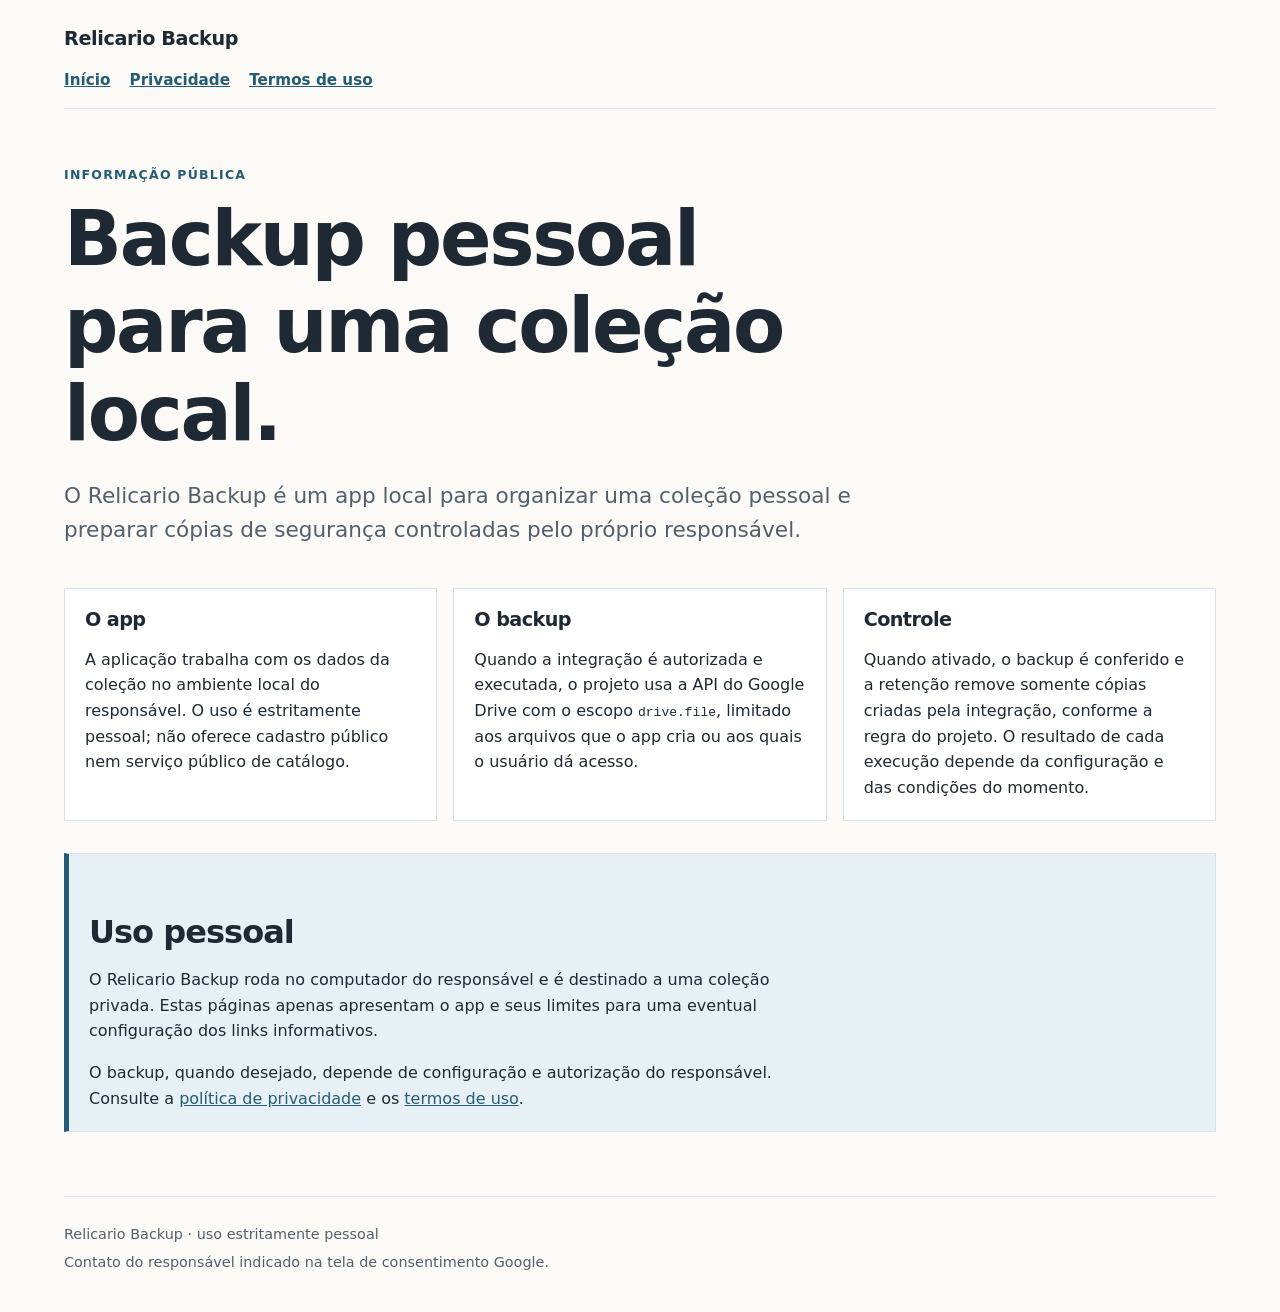
<file: index.html>
<!doctype html>
<html lang="pt-BR">
  <head>
    <meta charset="utf-8">
    <meta name="viewport" content="width=device-width, initial-scale=1">
    <meta name="description" content="Informações sobre o Relicario Backup, um app local para uma coleção pessoal.">
    <title>Relicario Backup — app local</title>
    <link rel="stylesheet" href="style.css">
  </head>
  <body>
    <a class="skip-link" href="#conteudo">Ir para o conteúdo</a>
    <header class="site-header">
      <a class="brand" href="index.html">Relicario Backup</a>
      <nav aria-label="Páginas informativas">
        <ul>
          <li><a href="index.html" aria-current="page">Início</a></li>
          <li><a href="privacidade.html">Privacidade</a></li>
          <li><a href="termos.html">Termos de uso</a></li>
        </ul>
      </nav>
    </header>

    <main id="conteudo">
      <section class="intro" aria-labelledby="titulo">
        <p class="eyebrow">Informação pública</p>
        <h1 id="titulo">Backup pessoal para uma coleção local.</h1>
        <p class="lead">O Relicario Backup é um app local para organizar uma coleção pessoal e preparar cópias de segurança controladas pelo próprio responsável.</p>
      </section>

      <section class="grid" aria-label="Como o projeto funciona">
        <article class="card">
          <h2>O app</h2>
          <p>A aplicação trabalha com os dados da coleção no ambiente local do responsável. O uso é estritamente pessoal; não oferece cadastro público nem serviço público de catálogo.</p>
        </article>
        <article class="card">
          <h2>O backup</h2>
          <p>Quando a integração é autorizada e executada, o projeto usa a API do Google Drive com o escopo <code>drive.file</code>, limitado aos arquivos que o app cria ou aos quais o usuário dá acesso.</p>
        </article>
        <article class="card">
          <h2>Controle</h2>
          <p>Quando ativado, o backup é conferido e a retenção remove somente cópias criadas pela integração, conforme a regra do projeto. O resultado de cada execução depende da configuração e das condições do momento.</p>
        </article>
      </section>

      <section class="note" aria-labelledby="estado">
        <h2 id="estado">Uso pessoal</h2>
        <p>O Relicario Backup roda no computador do responsável e é destinado a uma coleção privada. Estas páginas apenas apresentam o app e seus limites para uma eventual configuração dos links informativos.</p>
        <p>O backup, quando desejado, depende de configuração e autorização do responsável. Consulte a <a href="privacidade.html">política de privacidade</a> e os <a href="termos.html">termos de uso</a>.</p>
      </section>
    </main>

    <footer class="site-footer">
      <p>Relicario Backup · uso estritamente pessoal</p>
      <p>Contato do responsável indicado na tela de consentimento Google.</p>
    </footer>
  </body>
</html>
</file>
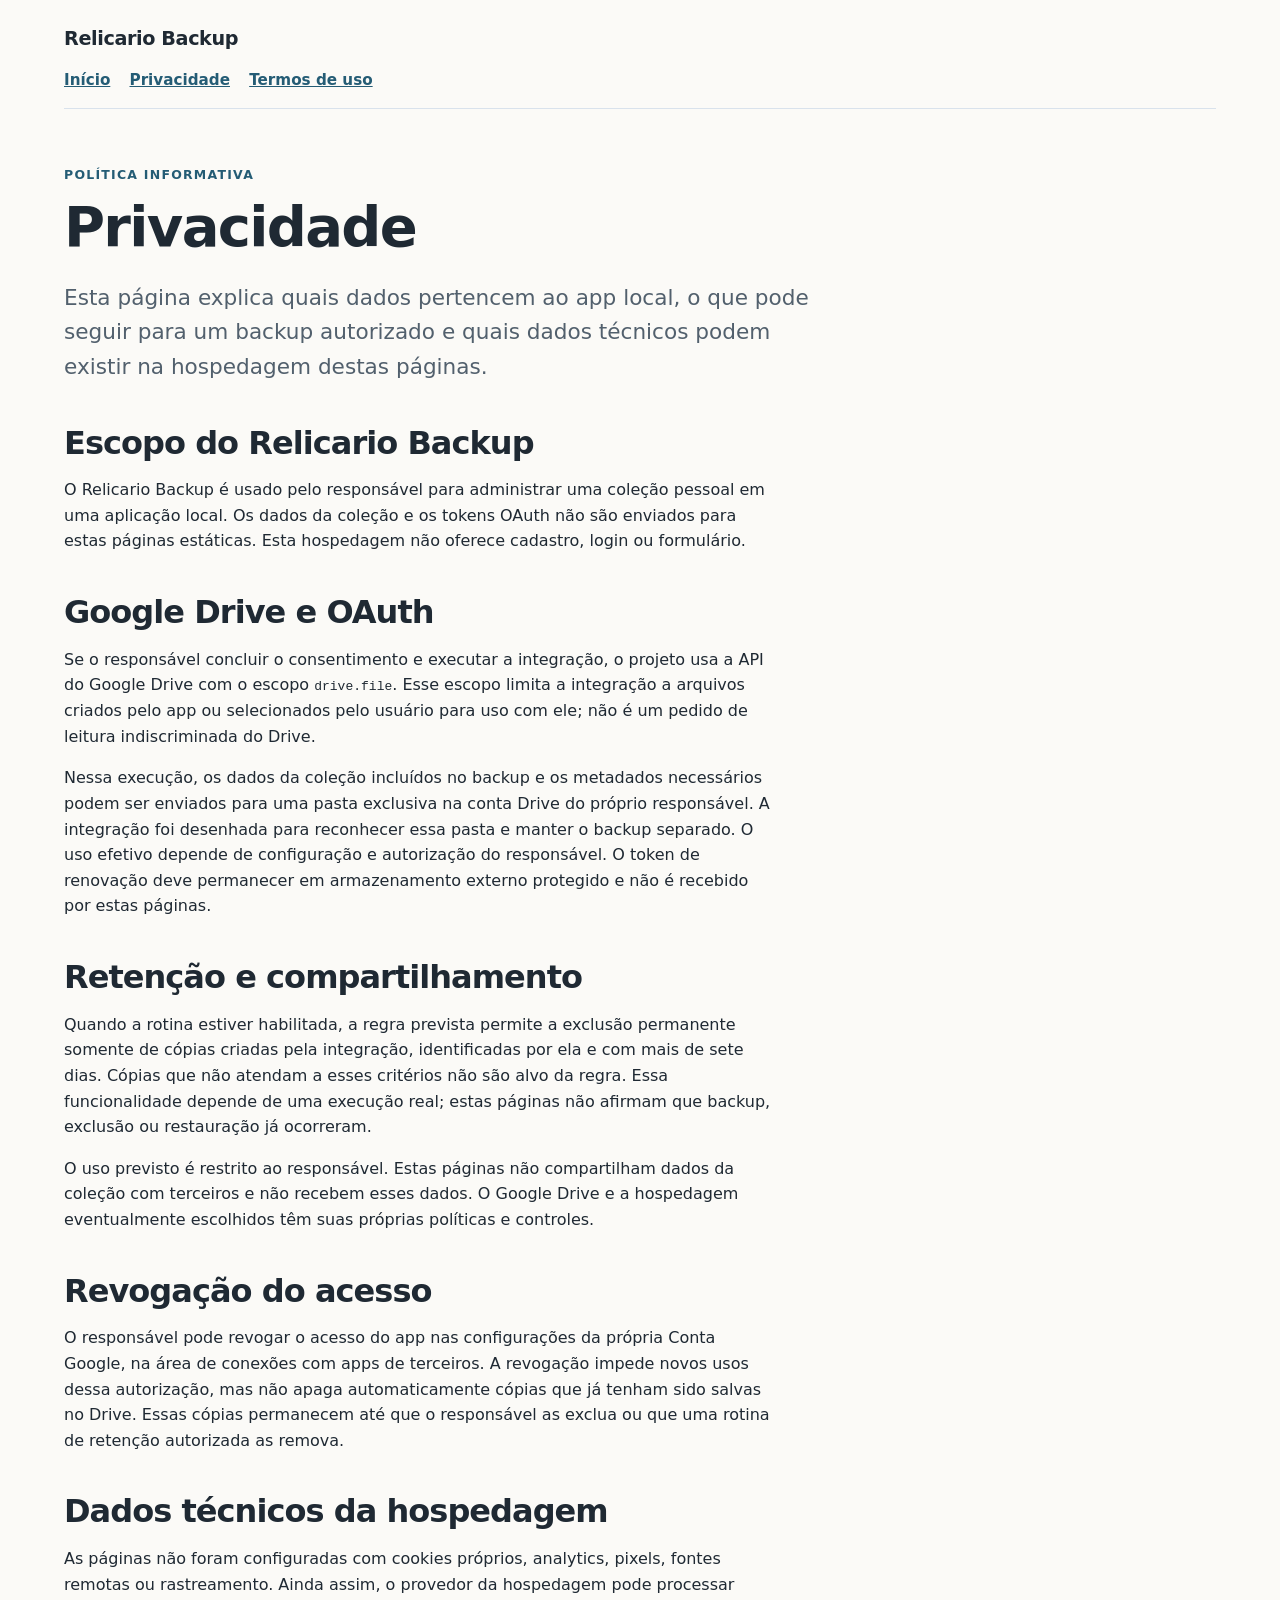
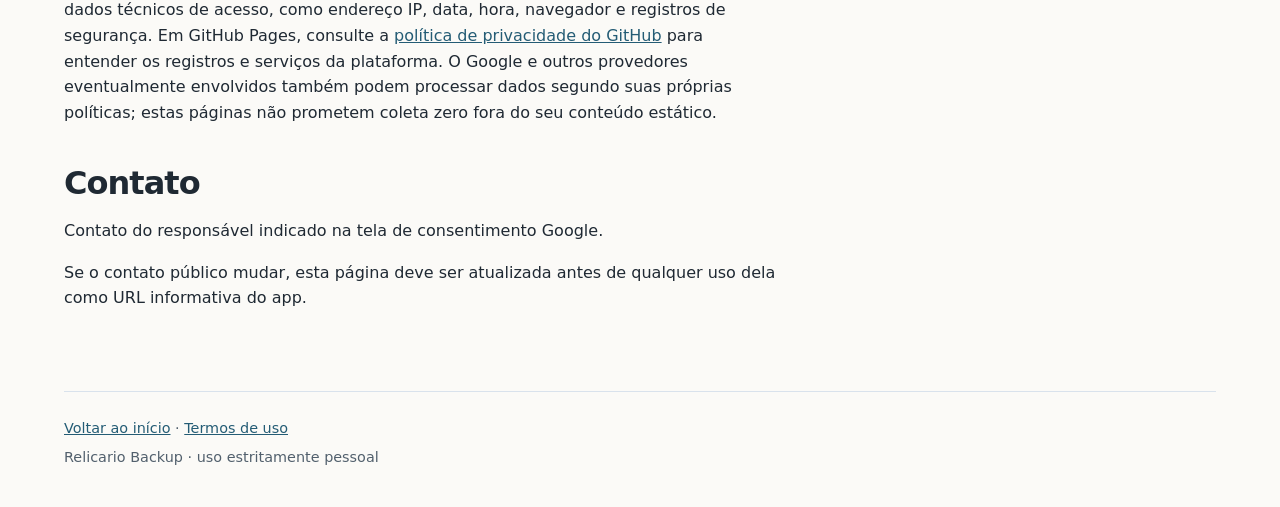
<file: privacidade.html>
<!doctype html>
<html lang="pt-BR">
  <head>
    <meta charset="utf-8">
    <meta name="viewport" content="width=device-width, initial-scale=1">
    <meta name="description" content="Política de privacidade informativa do Relicario Backup.">
    <title>Privacidade — Relicario Backup</title>
    <link rel="stylesheet" href="style.css">
  </head>
  <body>
    <a class="skip-link" href="#conteudo">Ir para o conteúdo</a>
    <header class="site-header">
      <a class="brand" href="index.html">Relicario Backup</a>
      <nav aria-label="Páginas informativas">
        <ul>
          <li><a href="index.html">Início</a></li>
          <li><a href="privacidade.html" aria-current="page">Privacidade</a></li>
          <li><a href="termos.html">Termos de uso</a></li>
        </ul>
      </nav>
    </header>

    <main id="conteudo">
      <article>
        <p class="eyebrow">Política informativa</p>
        <h1>Privacidade</h1>
        <p class="lead">Esta página explica quais dados pertencem ao app local, o que pode seguir para um backup autorizado e quais dados técnicos podem existir na hospedagem destas páginas.</p>

        <h2>Escopo do Relicario Backup</h2>
        <p>O Relicario Backup é usado pelo responsável para administrar uma coleção pessoal em uma aplicação local. Os dados da coleção e os tokens OAuth não são enviados para estas páginas estáticas. Esta hospedagem não oferece cadastro, login ou formulário.</p>

        <h2>Google Drive e OAuth</h2>
        <p>Se o responsável concluir o consentimento e executar a integração, o projeto usa a API do Google Drive com o escopo <code>drive.file</code>. Esse escopo limita a integração a arquivos criados pelo app ou selecionados pelo usuário para uso com ele; não é um pedido de leitura indiscriminada do Drive.</p>
        <p>Nessa execução, os dados da coleção incluídos no backup e os metadados necessários podem ser enviados para uma pasta exclusiva na conta Drive do próprio responsável. A integração foi desenhada para reconhecer essa pasta e manter o backup separado. O uso efetivo depende de configuração e autorização do responsável. O token de renovação deve permanecer em armazenamento externo protegido e não é recebido por estas páginas.</p>

        <h2>Retenção e compartilhamento</h2>
        <p>Quando a rotina estiver habilitada, a regra prevista permite a exclusão permanente somente de cópias criadas pela integração, identificadas por ela e com mais de sete dias. Cópias que não atendam a esses critérios não são alvo da regra. Essa funcionalidade depende de uma execução real; estas páginas não afirmam que backup, exclusão ou restauração já ocorreram.</p>
        <p>O uso previsto é restrito ao responsável. Estas páginas não compartilham dados da coleção com terceiros e não recebem esses dados. O Google Drive e a hospedagem eventualmente escolhidos têm suas próprias políticas e controles.</p>

        <h2>Revogação do acesso</h2>
        <p>O responsável pode revogar o acesso do app nas configurações da própria Conta Google, na área de conexões com apps de terceiros. A revogação impede novos usos dessa autorização, mas não apaga automaticamente cópias que já tenham sido salvas no Drive. Essas cópias permanecem até que o responsável as exclua ou que uma rotina de retenção autorizada as remova.</p>

        <h2>Dados técnicos da hospedagem</h2>
        <p>As páginas não foram configuradas com cookies próprios, analytics, pixels, fontes remotas ou rastreamento. Ainda assim, o provedor da hospedagem pode processar dados técnicos de acesso, como endereço IP, data, hora, navegador e registros de segurança. Em GitHub Pages, consulte a <a href="https://docs.github.com/en/site-policy/privacy-policies/github-privacy-statement">política de privacidade do GitHub</a> para entender os registros e serviços da plataforma. O Google e outros provedores eventualmente envolvidos também podem processar dados segundo suas próprias políticas; estas páginas não prometem coleta zero fora do seu conteúdo estático.</p>

        <h2>Contato</h2>
        <p>Contato do responsável indicado na tela de consentimento Google.</p>
        <p>Se o contato público mudar, esta página deve ser atualizada antes de qualquer uso dela como URL informativa do app.</p>
      </article>
    </main>

    <footer class="site-footer">
      <p><a href="index.html">Voltar ao início</a> · <a href="termos.html">Termos de uso</a></p>
      <p>Relicario Backup · uso estritamente pessoal</p>
    </footer>
  </body>
</html>
</file>
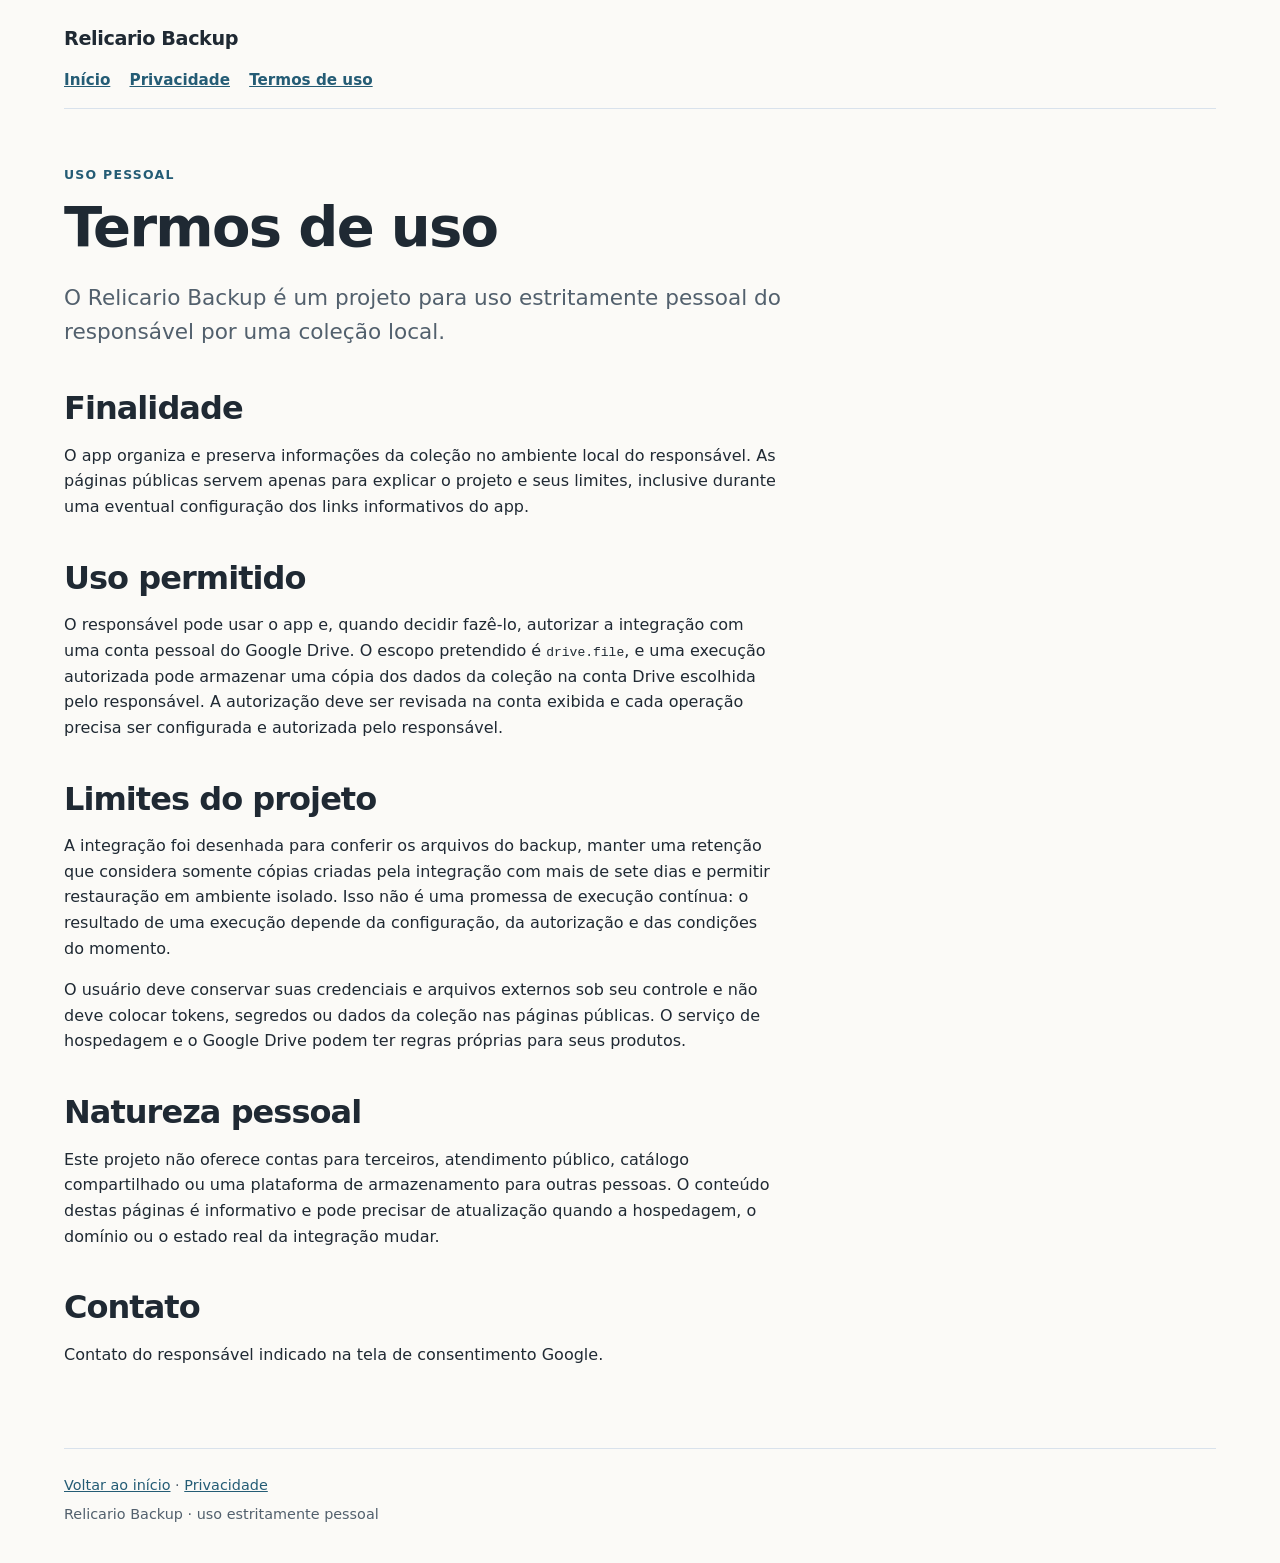
<file: termos.html>
<!doctype html>
<html lang="pt-BR">
  <head>
    <meta charset="utf-8">
    <meta name="viewport" content="width=device-width, initial-scale=1">
    <meta name="description" content="Termos de uso pessoal do Relicario Backup.">
    <title>Termos de uso — Relicario Backup</title>
    <link rel="stylesheet" href="style.css">
  </head>
  <body>
    <a class="skip-link" href="#conteudo">Ir para o conteúdo</a>
    <header class="site-header">
      <a class="brand" href="index.html">Relicario Backup</a>
      <nav aria-label="Páginas informativas">
        <ul>
          <li><a href="index.html">Início</a></li>
          <li><a href="privacidade.html">Privacidade</a></li>
          <li><a href="termos.html" aria-current="page">Termos de uso</a></li>
        </ul>
      </nav>
    </header>

    <main id="conteudo">
      <article>
        <p class="eyebrow">Uso pessoal</p>
        <h1>Termos de uso</h1>
        <p class="lead">O Relicario Backup é um projeto para uso estritamente pessoal do responsável por uma coleção local.</p>

        <h2>Finalidade</h2>
        <p>O app organiza e preserva informações da coleção no ambiente local do responsável. As páginas públicas servem apenas para explicar o projeto e seus limites, inclusive durante uma eventual configuração dos links informativos do app.</p>

        <h2>Uso permitido</h2>
        <p>O responsável pode usar o app e, quando decidir fazê-lo, autorizar a integração com uma conta pessoal do Google Drive. O escopo pretendido é <code>drive.file</code>, e uma execução autorizada pode armazenar uma cópia dos dados da coleção na conta Drive escolhida pelo responsável. A autorização deve ser revisada na conta exibida e cada operação precisa ser configurada e autorizada pelo responsável.</p>

        <h2>Limites do projeto</h2>
        <p>A integração foi desenhada para conferir os arquivos do backup, manter uma retenção que considera somente cópias criadas pela integração com mais de sete dias e permitir restauração em ambiente isolado. Isso não é uma promessa de execução contínua: o resultado de uma execução depende da configuração, da autorização e das condições do momento.</p>
        <p>O usuário deve conservar suas credenciais e arquivos externos sob seu controle e não deve colocar tokens, segredos ou dados da coleção nas páginas públicas. O serviço de hospedagem e o Google Drive podem ter regras próprias para seus produtos.</p>

        <h2>Natureza pessoal</h2>
        <p>Este projeto não oferece contas para terceiros, atendimento público, catálogo compartilhado ou uma plataforma de armazenamento para outras pessoas. O conteúdo destas páginas é informativo e pode precisar de atualização quando a hospedagem, o domínio ou o estado real da integração mudar.</p>

        <h2>Contato</h2>
        <p>Contato do responsável indicado na tela de consentimento Google.</p>
      </article>
    </main>

    <footer class="site-footer">
      <p><a href="index.html">Voltar ao início</a> · <a href="privacidade.html">Privacidade</a></p>
      <p>Relicario Backup · uso estritamente pessoal</p>
    </footer>
  </body>
</html>
</file>
<file: style.css>
:root {
  color-scheme: light;
  --ink: #1f2933;
  --muted: #52606d;
  --paper: #fbfaf7;
  --surface: #ffffff;
  --line: #d9e2ec;
  --accent: #245c75;
  --accent-soft: #e7f1f5;
  --max-width: 72rem;
}

* {
  box-sizing: border-box;
}

html {
  background: var(--paper);
  color: var(--ink);
  font-family: system-ui, -apple-system, "Segoe UI", sans-serif;
  line-height: 1.6;
}

body {
  margin: 0;
}

a {
  color: var(--accent);
}

a:focus-visible {
  outline: 3px solid #d59b2c;
  outline-offset: 3px;
}

.skip-link {
  position: absolute;
  left: 1rem;
  top: -4rem;
  z-index: 1;
  padding: 0.6rem 0.8rem;
  background: var(--ink);
  color: #fff;
}

.skip-link:focus {
  top: 1rem;
}

.site-header,
.site-footer,
main {
  width: min(100% - 2rem, var(--max-width));
  margin-inline: auto;
}

.site-header {
  padding: 1.5rem 0 1rem;
  border-bottom: 1px solid var(--line);
}

.brand {
  color: var(--ink);
  font-size: 1.2rem;
  font-weight: 750;
  letter-spacing: -0.02em;
  text-decoration: none;
}

nav ul {
  display: flex;
  flex-wrap: wrap;
  gap: 0.4rem 1.2rem;
  margin: 0.75rem 0 0;
  padding: 0;
  list-style: none;
}

nav a {
  font-size: 0.95rem;
  font-weight: 650;
}

main {
  padding: 3.5rem 0 4rem;
}

.intro {
  max-width: 52rem;
  margin-bottom: 2.5rem;
}

.eyebrow {
  margin: 0 0 0.6rem;
  color: var(--accent);
  font-size: 0.78rem;
  font-weight: 750;
  letter-spacing: 0.1em;
  text-transform: uppercase;
}

h1,
h2 {
  line-height: 1.15;
  letter-spacing: -0.03em;
}

h1 {
  max-width: 18ch;
  margin: 0 0 1rem;
  font-size: clamp(2.25rem, 7vw, 4.75rem);
}

h2 {
  margin: 2.5rem 0 0.75rem;
  font-size: clamp(1.45rem, 3vw, 2rem);
}

p,
li {
  max-width: 70ch;
}

.lead {
  color: var(--muted);
  font-size: clamp(1.08rem, 2vw, 1.35rem);
}

.grid {
  display: grid;
  grid-template-columns: repeat(3, minmax(0, 1fr));
  gap: 1rem;
  margin: 2rem 0;
}

.card,
.note {
  padding: 1.25rem;
  border: 1px solid var(--line);
  background: var(--surface);
}

.card h2 {
  margin-top: 0;
  font-size: 1.2rem;
}

.note {
  border-left: 0.35rem solid var(--accent);
  background: var(--accent-soft);
}

.note p:last-child,
.card p:last-child {
  margin-bottom: 0;
}

article {
  max-width: 48rem;
}

article h1 {
  max-width: none;
  font-size: clamp(2rem, 5vw, 3.5rem);
}

dt {
  margin-top: 1rem;
  font-weight: 750;
}

dd {
  margin: 0.2rem 0 0;
  color: var(--muted);
}

.site-footer {
  padding: 1.25rem 0 2rem;
  border-top: 1px solid var(--line);
  color: var(--muted);
  font-size: 0.9rem;
}

.site-footer p {
  margin: 0.35rem 0;
}

@media (max-width: 42rem) {
  .site-header,
  .site-footer,
  main {
    width: min(100% - 1.25rem, var(--max-width));
  }

  main {
    padding-top: 2.5rem;
  }

  .grid {
    grid-template-columns: 1fr;
  }
}

@media (prefers-reduced-motion: reduce) {
  *,
  *::before,
  *::after {
    scroll-behavior: auto !important;
    transition-duration: 0.01ms !important;
  }
}
</file>
